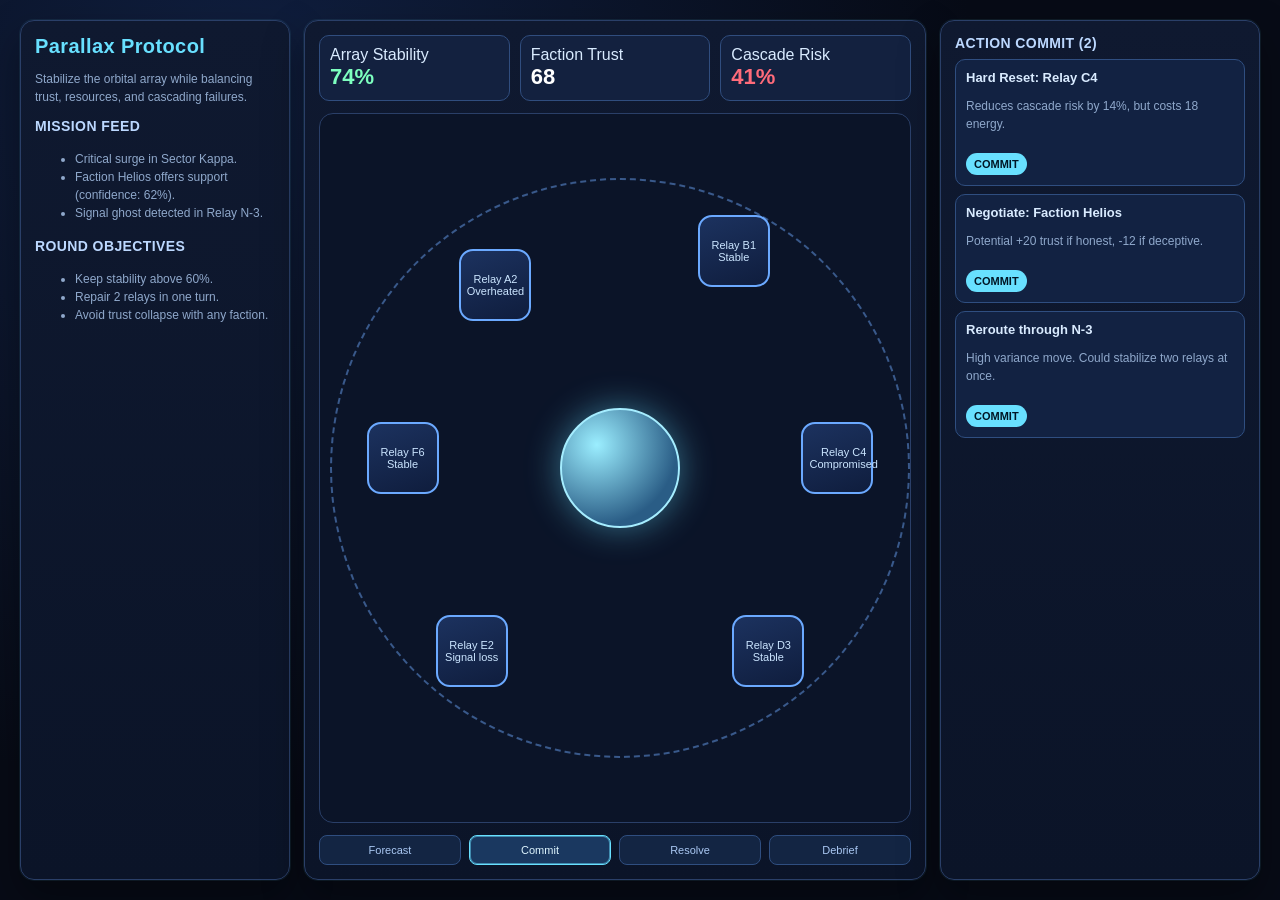
<file: parallax/index.html>
<!doctype html>
<html lang="en">
<head>
  <meta charset="UTF-8" />
  <meta name="viewport" content="width=device-width, initial-scale=1.0" />
  <title>Parallax Protocol — Visual Mockup</title>
  <style>
    :root {
      --bg: #070b16;
      --panel: #0f1930;
      --panel-2: #13213f;
      --accent: #68e0ff;
      --danger: #ff6b7a;
      --ok: #7dffbf;
      --text: #d9ebff;
      --muted: #8fa8cb;
    }
    * { box-sizing: border-box; }
    body {
      margin: 0;
      background: radial-gradient(circle at 20% 10%, #101f40 0%, var(--bg) 55%);
      color: var(--text);
      font-family: Inter, Segoe UI, Roboto, sans-serif;
      min-height: 100vh;
      padding: 20px;
    }
    .frame {
      display: grid;
      grid-template-columns: 270px 1fr 320px;
      gap: 14px;
      height: calc(100vh - 40px);
    }
    .panel {
      background: linear-gradient(180deg, var(--panel) 0%, #0b1428 100%);
      border: 1px solid #2a3f68;
      border-radius: 14px;
      padding: 14px;
      box-shadow: 0 0 0 1px rgba(104,224,255,.08), 0 18px 40px rgba(0,0,0,.35);
    }
    h1,h2,h3 { margin: 0 0 8px; font-weight: 700; letter-spacing: .4px; }
    h1 { font-size: 20px; color: var(--accent); }
    h2 { font-size: 14px; color: #bcd8ff; text-transform: uppercase; }
    p,li { color: var(--muted); font-size: 12px; line-height: 1.5; }

    .core {
      display: grid;
      grid-template-rows: auto 1fr auto;
      gap: 12px;
    }

    .hud {
      display: grid;
      grid-template-columns: 1fr 1fr 1fr;
      gap: 10px;
    }
    .stat { background: var(--panel-2); border: 1px solid #304d7e; border-radius: 10px; padding: 10px; }
    .val { font-size: 22px; font-weight: 700; color: white; }
    .ok { color: var(--ok); }
    .danger { color: var(--danger); }

    .board-wrap {
      display: grid;
      place-items: center;
      background: #0b1428;
      border-radius: 14px;
      border: 1px solid #2a3f68;
      padding: 10px;
      position: relative;
      overflow: hidden;
    }
    .orbit {
      width: 580px;
      height: 580px;
      border-radius: 50%;
      border: 2px dashed #39598b;
      display: grid;
      place-items: center;
      position: relative;
    }
    .core-node {
      width: 120px;
      height: 120px;
      border-radius: 50%;
      background: radial-gradient(circle at 30% 30%, #9beeff, #2a5d86 70%);
      box-shadow: 0 0 35px rgba(104,224,255,.45);
      border: 2px solid #a5edff;
      z-index: 2;
    }
    .node {
      position: absolute;
      width: 72px;
      height: 72px;
      border-radius: 14px;
      border: 2px solid #6ba9ff;
      background: linear-gradient(160deg,#1c325f,#0f1d3d);
      display: grid;
      place-items: center;
      color: #cbe5ff;
      font-size: 11px;
      text-align: center;
      padding: 6px;
    }
    .n1 { top: 12%; left: 22%; }
    .n2 { top: 6%; right: 24%; }
    .n3 { right: 6%; top: 42%; }
    .n4 { right: 18%; bottom: 12%; }
    .n5 { left: 18%; bottom: 12%; }
    .n6 { left: 6%; top: 42%; }

    .phase {
      display: grid;
      grid-template-columns: repeat(4, 1fr);
      gap: 8px;
    }
    .phase div {
      background: #132543;
      border: 1px solid #2f4e80;
      border-radius: 8px;
      padding: 8px;
      font-size: 11px;
      text-align: center;
      color: #aac8f3;
    }
    .phase .active {
      background: #1a3860;
      color: #dff6ff;
      border-color: var(--accent);
      box-shadow: 0 0 0 1px rgba(104,224,255,.5) inset;
    }

    .choices { display: grid; gap: 8px; }
    .card {
      background: #122242;
      border: 1px solid #2f4e80;
      border-radius: 10px;
      padding: 10px;
    }
    .card strong { display: block; font-size: 13px; margin-bottom: 4px; }
    .btn {
      display: inline-block;
      margin-top: 8px;
      font-size: 11px;
      color: #001626;
      background: var(--accent);
      padding: 5px 8px;
      border-radius: 999px;
      font-weight: 700;
    }
  </style>
</head>
<body>
  <div class="frame">
    <aside class="panel">
      <h1>Parallax Protocol</h1>
      <p>Stabilize the orbital array while balancing trust, resources, and cascading failures.</p>
      <h2>Mission Feed</h2>
      <ul>
        <li>Critical surge in Sector Kappa.</li>
        <li>Faction Helios offers support (confidence: 62%).</li>
        <li>Signal ghost detected in Relay N-3.</li>
      </ul>
      <h2>Round Objectives</h2>
      <ul>
        <li>Keep stability above 60%.</li>
        <li>Repair 2 relays in one turn.</li>
        <li>Avoid trust collapse with any faction.</li>
      </ul>
    </aside>

    <main class="core panel">
      <section class="hud">
        <div class="stat"><div>Array Stability</div><div class="val ok">74%</div></div>
        <div class="stat"><div>Faction Trust</div><div class="val">68</div></div>
        <div class="stat"><div>Cascade Risk</div><div class="val danger">41%</div></div>
      </section>

      <section class="board-wrap">
        <div class="orbit">
          <div class="core-node"></div>
          <div class="node n1">Relay A2<br/>Overheated</div>
          <div class="node n2">Relay B1<br/>Stable</div>
          <div class="node n3">Relay C4<br/>Compromised</div>
          <div class="node n4">Relay D3<br/>Stable</div>
          <div class="node n5">Relay E2<br/>Signal loss</div>
          <div class="node n6">Relay F6<br/>Stable</div>
        </div>
      </section>

      <section class="phase">
        <div>Forecast</div>
        <div class="active">Commit</div>
        <div>Resolve</div>
        <div>Debrief</div>
      </section>
    </main>

    <aside class="panel">
      <h2>Action Commit (2)</h2>
      <div class="choices">
        <div class="card">
          <strong>Hard Reset: Relay C4</strong>
          <p>Reduces cascade risk by 14%, but costs 18 energy.</p>
          <span class="btn">COMMIT</span>
        </div>
        <div class="card">
          <strong>Negotiate: Faction Helios</strong>
          <p>Potential +20 trust if honest, -12 if deceptive.</p>
          <span class="btn">COMMIT</span>
        </div>
        <div class="card">
          <strong>Reroute through N-3</strong>
          <p>High variance move. Could stabilize two relays at once.</p>
          <span class="btn">COMMIT</span>
        </div>
      </div>
    </aside>
  </div>
</body>
</html>
</file>
